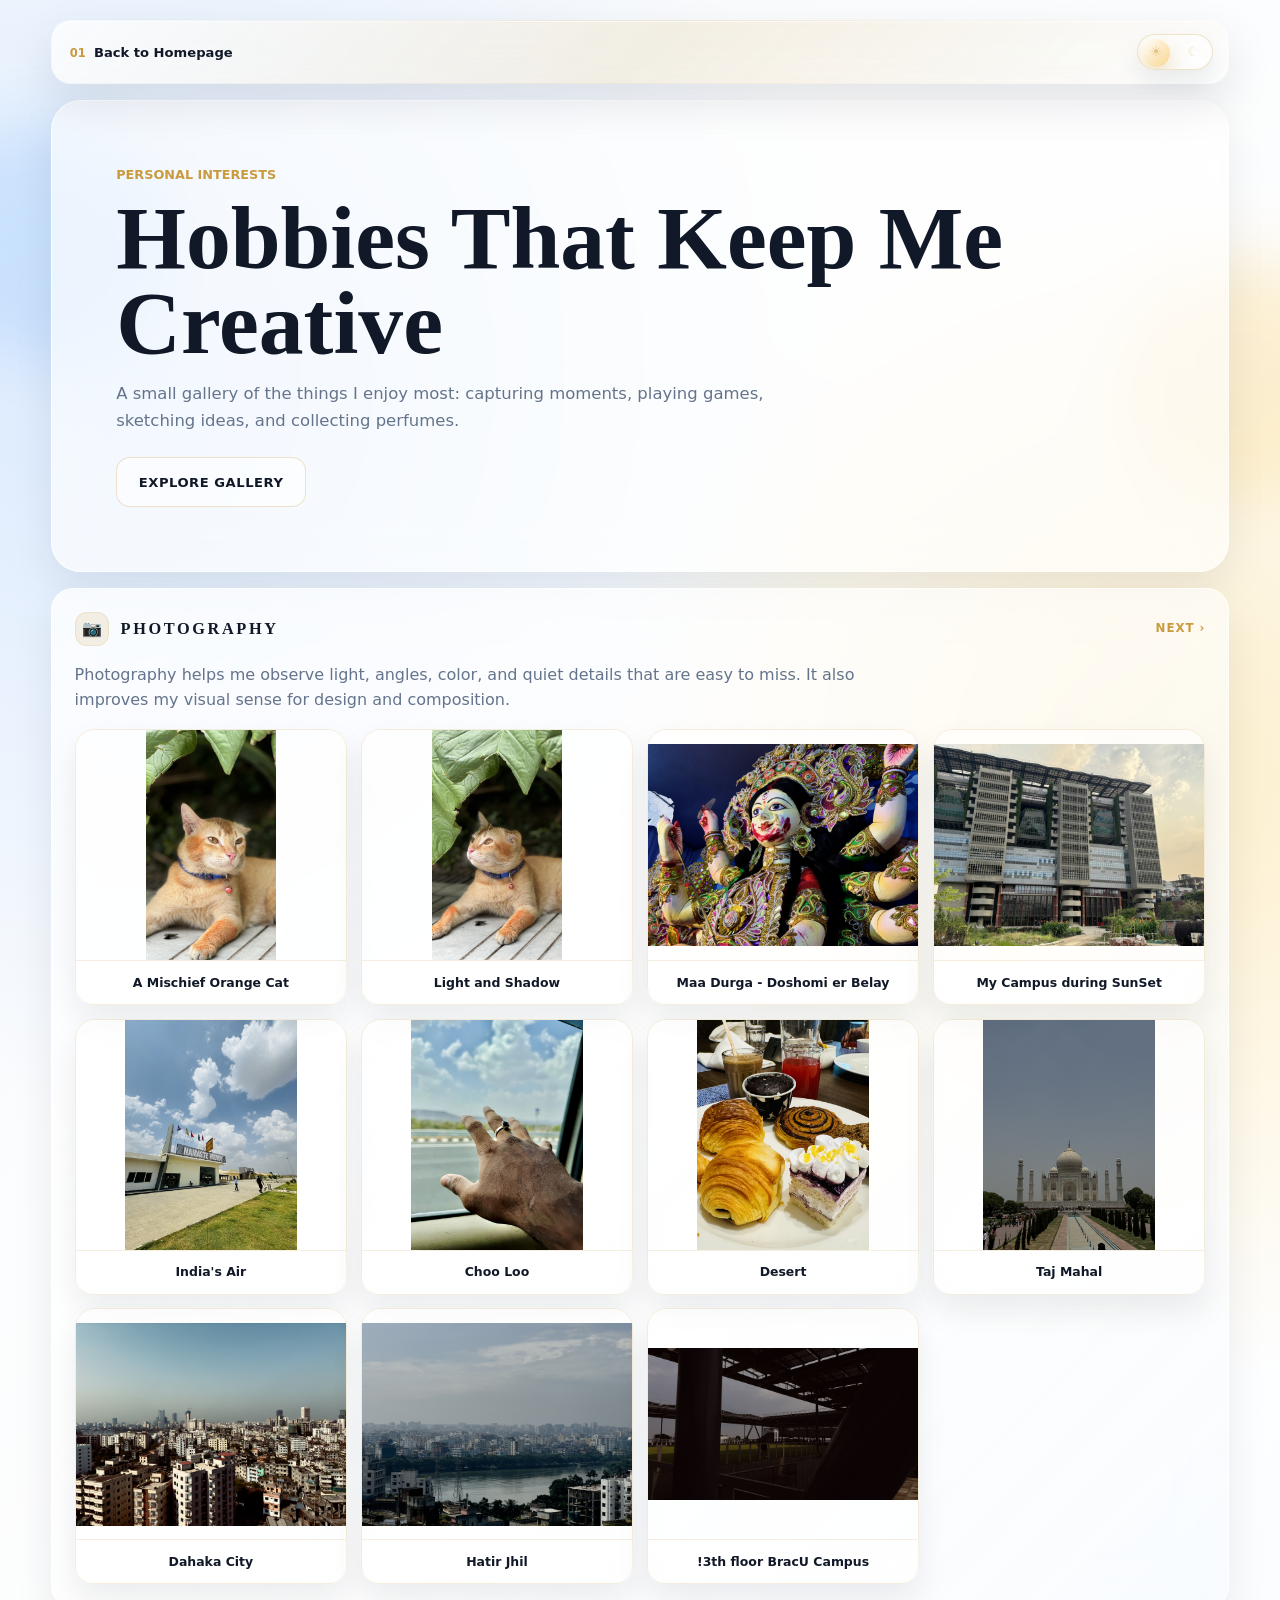
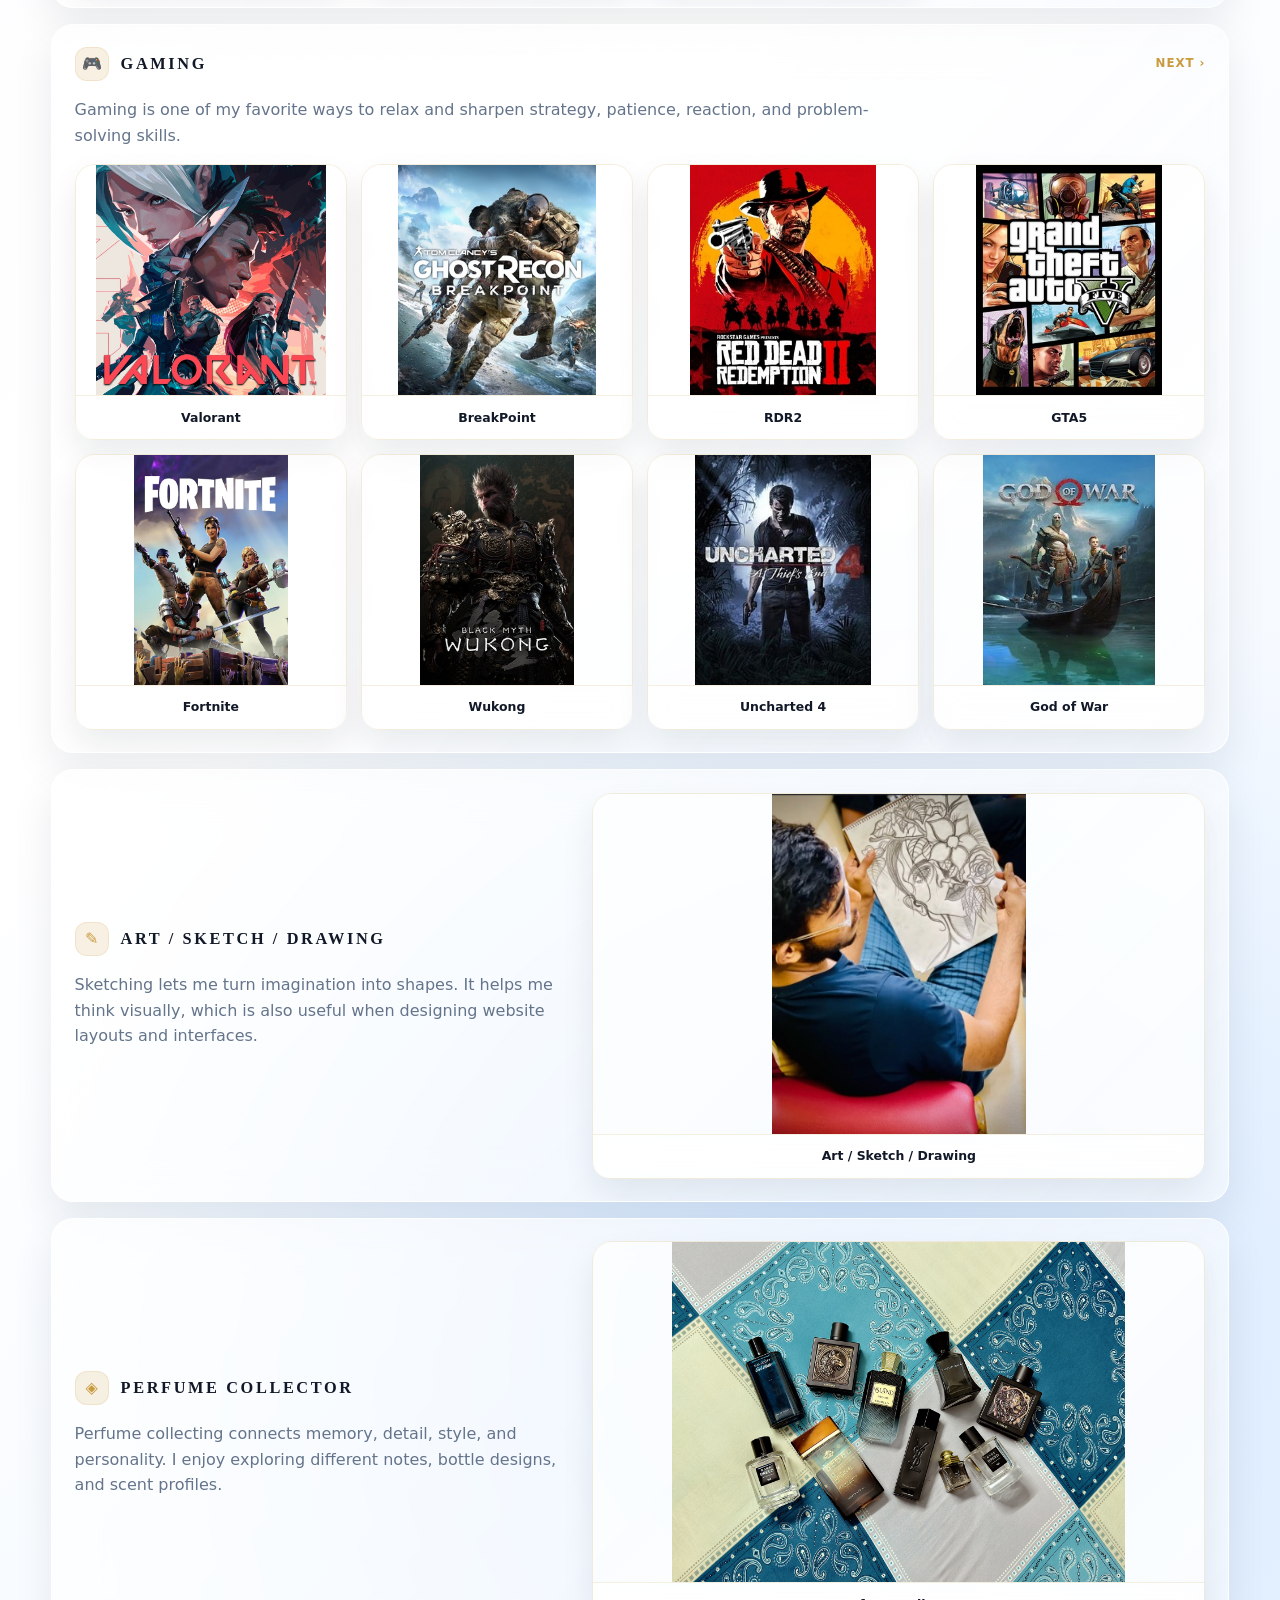
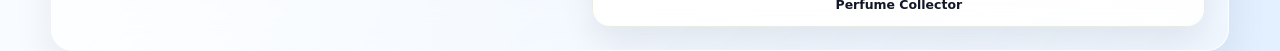
<file: hobbies.html>
<!DOCTYPE html>
<html lang="en">
<head>
    <meta charset="UTF-8">
    <meta name="viewport" content="width=device-width, initial-scale=1.0">
    <meta name="description" content="Hobbies and interests of Shourav Saha.">
    <meta name="author" content="Shourav Saha">
    <title>Hobbies | Shourav Saha</title>
    <link rel="stylesheet" href="style.css">
</head>
<body>
    <div class="page-orb orb-one" aria-hidden="true"></div>
    <div class="page-orb orb-two" aria-hidden="true"></div>

    <header class="site-header">
        <nav class="navbar" aria-label="Primary navigation">
            <div class="nav-links">
                <a href="index.html"><span>01</span> Back to Homepage</a>
            </div>
            <button class="theme-toggle" id="themeToggle" type="button" aria-label="Switch to dark mode" aria-pressed="false">
                <span class="toggle-label toggle-light">☀</span>
                <span class="toggle-label toggle-dark">☾</span>
                <span class="toggle-switch" aria-hidden="true"><span class="toggle-thumb"></span></span>
            </button>
        </nav>
    </header>

    <main class="inner-page">
        <section class="inner-hero glass-panel">
            <p class="eyebrow">PERSONAL INTERESTS</p>
            <h1>Hobbies That Keep Me Creative</h1>
            <p class="hero-text">
                A small gallery of the things I enjoy most: capturing moments, playing games,
                sketching ideas, and collecting perfumes.
            </p>
            <div class="hero-actions">
                <a class="btn btn-secondary" href="#photography">Explore Gallery</a>
            </div>
        </section>

        <section class="hobby-page-grid">
            <article class="glass-card hobby-feature" id="photography">
                <div class="section-heading split-heading">
                    <span class="section-icon">📷</span>
                    <h2>Photography</h2>
                    <a href="#gaming">Next ›</a>
                </div>
                <p>
                    Photography helps me observe light, angles, color, and quiet details that are easy to miss.
                    It also improves my visual sense for design and composition.
                </p>
                <div class="gallery-grid photography-gallery">
                    <figure class="wide"><img src="images/hobbies/photography-01.jpg" alt="Photography sample 1"><figcaption>A Mischief Orange Cat</figcaption></figure>
                    <figure><img src="images/hobbies/photography-02.jpg" alt="Photography sample 2"><figcaption>Light and Shadow</figcaption></figure>
                    <figure><img src="images/hobbies/photography-03.jpg" alt="Photography sample 3"><figcaption>Maa Durga - Doshomi er Belay</figcaption></figure>
                    <figure><img src="images/hobbies/photography-04.jpg" alt="Photography sample 4"><figcaption>My Campus during SunSet</figcaption></figure>
                    <figure><img src="images/hobbies/photography-05.jpg" alt="Photography sample 5"><figcaption>India's Air</figcaption></figure>
                    <figure><img src="images/hobbies/photography-06.jpg" alt="Photography sample 6"><figcaption>Choo Loo</figcaption></figure>
                    <figure><img src="images/hobbies/photography-07.jpg" alt="Photography sample 7"><figcaption>Desert</figcaption></figure>
                    <figure><img src="images/hobbies/photography-08.jpg" alt="Photography sample 8"><figcaption>Taj Mahal</figcaption></figure>
                    <figure><img src="images/hobbies/photography-09.jpg" alt="Photography sample 9"><figcaption>Dahaka City</figcaption></figure>
                    <figure><img src="images/hobbies/photography-10.jpg" alt="Photography sample 10"><figcaption>Hatir Jhil</figcaption></figure>
                    <figure><img src="images/hobbies/photography-11.jpg" alt="Photography sample 11"><figcaption>!3th floor BracU Campus</figcaption></figure>
                </div>
            </article>

            <article class="glass-card hobby-feature" id="gaming">
                <div class="section-heading split-heading">
                    <span class="section-icon">🎮</span>
                    <h2>Gaming</h2>
                    <a href="#art">Next ›</a>
                </div>
                <p>
                    Gaming is one of my favorite ways to relax and sharpen strategy, patience, reaction,
                    and problem-solving skills.
                </p>
                <div class="gallery-grid game-gallery">
                    <figure><img src="images/hobbies/game-01.jpg" alt="Gaming image 1"><figcaption>Valorant</figcaption></figure>
                    <figure><img src="images/hobbies/game-02.jpg" alt="Gaming image 2"><figcaption>BreakPoint</figcaption></figure>
                    <figure><img src="images/hobbies/game-03.jpg" alt="Gaming image 3"><figcaption>RDR2</figcaption></figure>
                    <figure><img src="images/hobbies/game-04.jpg" alt="Gaming image 4"><figcaption>GTA5</figcaption></figure>
                    <figure><img src="images/hobbies/game-05.jpg" alt="Gaming image 5"><figcaption>Fortnite</figcaption></figure>
                    <figure><img src="images/hobbies/game-06.jpg" alt="Gaming image 6"><figcaption>Wukong</figcaption></figure>
                    <figure><img src="images/hobbies/game-07.jpg" alt="Gaming image 7"><figcaption>Uncharted 4</figcaption></figure>
                    <figure><img src="images/hobbies/game-08.jpg" alt="Gaming image 8"><figcaption>God of War</figcaption></figure>
                </div>
            </article>

            <article class="glass-card hobby-feature split-hobby" id="art">
                <div class="hobby-copy">
                    <div class="section-heading">
                        <span class="section-icon">✎</span>
                        <h2>Art / Sketch / Drawing</h2>
                    </div>
                    <p>
                        Sketching lets me turn imagination into shapes. It helps me think visually,
                        which is also useful when designing website layouts and interfaces.
                    </p>
                </div>
                <figure class="feature-image art-image">
                    <img src="images/hobbies/art-sketch-drawing.jpg" alt="Art, sketch, and drawing work">
                    <figcaption>Art / Sketch / Drawing</figcaption>
                </figure>
            </article>

            <article class="glass-card hobby-feature split-hobby" id="perfume">
                <div class="hobby-copy">
                    <div class="section-heading">
                        <span class="section-icon">◈</span>
                        <h2>Perfume Collector</h2>
                    </div>
                    <p>
                        Perfume collecting connects memory, detail, style, and personality. I enjoy exploring
                        different notes, bottle designs, and scent profiles.
                    </p>
                </div>
                <figure class="feature-image">
                    <img src="images/hobbies/perfume-collector.jpg" alt="Perfume collector image">
                    <figcaption>Perfume Collector</figcaption>
                </figure>
            </article>
        </section>
    </main>
<script src="script.js"></script>
</body>
</html>
</file>
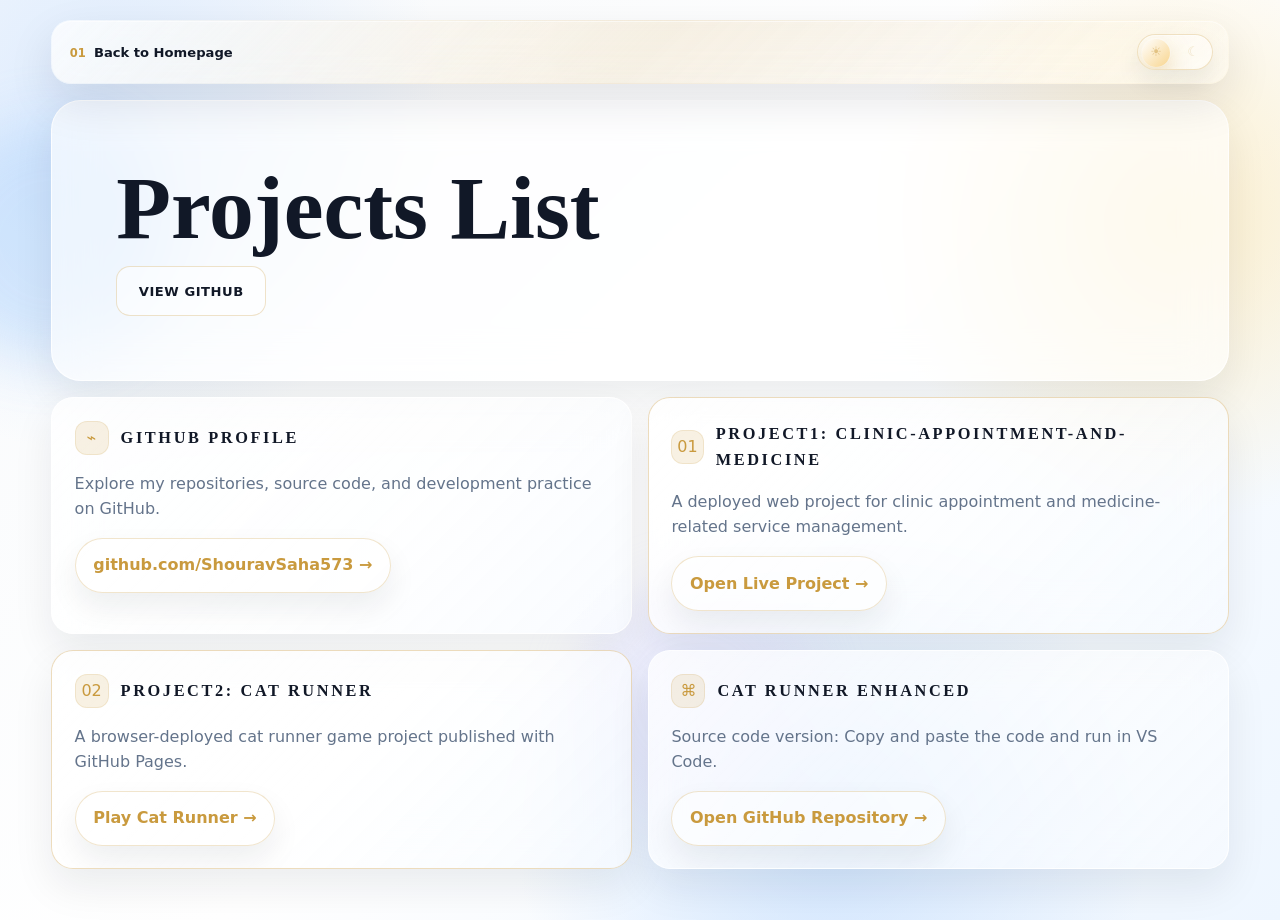
<file: projects.html>
<!DOCTYPE html>
<html lang="en">
<head>
    <meta charset="UTF-8">
    <meta name="viewport" content="width=device-width, initial-scale=1.0">
    <meta name="description" content="Projects list for Shourav Saha.">
    <meta name="author" content="Shourav Saha">
    <title>Projects | Shourav Saha</title>
    <link rel="stylesheet" href="style.css">
</head>
<body>
    <div class="page-orb orb-one" aria-hidden="true"></div>
    <div class="page-orb orb-three" aria-hidden="true"></div>

    <header class="site-header">
        <nav class="navbar" aria-label="Primary navigation">
            <div class="nav-links">
                <a href="index.html"><span>01</span> Back to Homepage</a>
            </div>
            <button class="theme-toggle" id="themeToggle" type="button" aria-label="Switch to dark mode" aria-pressed="false">
                <span class="toggle-label toggle-light">☀</span>
                <span class="toggle-label toggle-dark">☾</span>
                <span class="toggle-switch" aria-hidden="true"><span class="toggle-thumb"></span></span>
            </button>
        </nav>
    </header>

    <main class="inner-page">
        <section class="inner-hero glass-panel">
            <h1>Projects List</h1>
            <div class="hero-actions">
                <a class="btn btn-secondary" href="https://github.com/ShouravSaha573" target="_blank" rel="noopener">View GitHub</a>
            </div>
        </section>

        <section class="inner-content project-showcase" aria-label="Projects and GitHub links">
            <article class="glass-card project-card">
                <div class="section-heading">
                    <span class="section-icon">⌁</span>
                    <h2>GitHub Profile</h2>
                </div>
                <p>Explore my repositories, source code, and development practice on GitHub.</p>
                <a class="project-link" href="https://github.com/ShouravSaha573" target="_blank" rel="noopener">github.com/ShouravSaha573 →</a>
            </article>

            <article class="glass-card project-card featured-project">
                <div class="section-heading">
                    <span class="section-icon">01</span>
                    <h2>Project1: Clinic-Appointment-and-Medicine</h2>
                </div>
                <p>A deployed web project for clinic appointment and medicine-related service management.</p>
                <a class="project-link" href="https://clinic-appointment-and-medicine-front-471.onrender.com" target="_blank" rel="noopener">Open Live Project →</a>
            </article>

            <article class="glass-card project-card featured-project">
                <div class="section-heading">
                    <span class="section-icon">02</span>
                    <h2>Project2: Cat Runner</h2>
                </div>
                <p>A browser-deployed cat runner game project published with GitHub Pages.</p>
                <a class="project-link" href="https://shouravsaha573.github.io/Cat-Runner-Game-Deploy/" target="_blank" rel="noopener">Play Cat Runner →</a>
            </article>

            <article class="glass-card project-card">
                <div class="section-heading">
                    <span class="section-icon">⌘</span>
                    <h2>Cat Runner Enhanced</h2>
                </div>
                <p>Source code version: Copy and paste the code and run in VS Code.</p>
                <a class="project-link" href="https://github.com/ShouravSaha573/Cat-Runner-Game" target="_blank" rel="noopener">Open GitHub Repository →</a>
            </article>
        </section>
    </main>
<script src="script.js"></script>
</body>
</html>
</file>
<file: style.css>
:root {
    --bg: #f8fafc;
    --glass: rgba(255, 255, 255, 0.64);
    --glass-strong: rgba(255, 255, 255, 0.78);
    --text: #111827;
    --muted: #64748b;
    --gold: #c99a3e;
    --gold-soft: rgba(201, 154, 62, 0.14);
    --blue-glow: #dbeafe;
    --border: rgba(255, 255, 255, 0.8);
    --shadow: 0 28px 80px rgba(15, 23, 42, 0.10);
    --shadow-soft: 0 18px 40px rgba(15, 23, 42, 0.08);
    --radius-large: 30px;
    --radius: 22px;
    --radius-small: 14px;
    --serif: Georgia, 'Times New Roman', serif;
    --sans: Inter, ui-sans-serif, system-ui, -apple-system, BlinkMacSystemFont, 'Segoe UI', sans-serif;
}

body.dark-mode {
    --bg: #050816;
    --glass: rgba(15, 23, 42, 0.72);
    --glass-strong: rgba(15, 23, 42, 0.86);
    --text: #f8fafc;
    --muted: #cbd5e1;
    --gold: #f5c76b;
    --gold-soft: rgba(245, 199, 107, 0.16);
    --blue-glow: #38bdf8;
    --border: rgba(255, 255, 255, 0.16);
    --shadow: 0 28px 80px rgba(0, 0, 0, 0.34);
    --shadow-soft: 0 18px 44px rgba(0, 0, 0, 0.26);
}

* {
    box-sizing: border-box;
    margin: 0;
    padding: 0;
}

html {
    scroll-behavior: smooth;
    scroll-padding-top: 120px;
}

section[id],
article[id],
.glass-card[id] {
    scroll-margin-top: 120px;
}

body {
    min-height: 100vh;
    font-family: var(--sans);
    color: var(--text);
    background:
        radial-gradient(circle at 8% 12%, rgba(219, 234, 254, 0.95), transparent 24%),
        radial-gradient(circle at 92% 24%, rgba(252, 231, 178, 0.65), transparent 22%),
        radial-gradient(circle at 65% 90%, rgba(191, 219, 254, 0.68), transparent 27%),
        linear-gradient(135deg, var(--bg), #ffffff 52%, #eef6ff);
    line-height: 1.6;
    overflow-x: hidden;
    transition: background 0.35s ease, color 0.35s ease;
}

body.dark-mode {
    background:
        radial-gradient(circle at 10% 12%, rgba(56, 189, 248, 0.18), transparent 26%),
        radial-gradient(circle at 90% 26%, rgba(245, 199, 107, 0.15), transparent 25%),
        radial-gradient(circle at 60% 90%, rgba(30, 64, 175, 0.28), transparent 30%),
        linear-gradient(135deg, #050816, #0f172a 60%, #111827);
}

a {
    color: inherit;
    text-decoration: none;
}

img {
    max-width: 100%;
    display: block;
}

button,
input,
textarea {
    font: inherit;
}

.page-orb {
    position: fixed;
    width: 240px;
    height: 240px;
    border-radius: 999px;
    filter: blur(28px);
    opacity: 0.38;
    pointer-events: none;
    z-index: -1;
}

.orb-one {
    top: 120px;
    left: -70px;
    background: rgba(147, 197, 253, 0.8);
}

.orb-two {
    top: 260px;
    right: -80px;
    background: rgba(251, 215, 134, 0.75);
}

.orb-three {
    bottom: 80px;
    left: 45%;
    background: rgba(221, 214, 254, 0.75);
}

.site-header {
    width: min(92%, 1420px);
    margin: 20px auto 0;
    position: sticky;
    top: 14px;
    z-index: 50;
}

.navbar,
.glass-panel,
.glass-card,
.site-footer {
    background: var(--glass);
    border: 1px solid var(--border);
    box-shadow: var(--shadow-soft);
    backdrop-filter: blur(22px);
    -webkit-backdrop-filter: blur(22px);
}

.navbar {
    min-height: 64px;
    border: 1px solid transparent;
    border-radius: 20px;
    padding: 0.55rem 0.95rem;
    background:
        linear-gradient(135deg, rgba(255, 255, 255, 0.42), rgba(255, 255, 255, 0.18)) padding-box,
        linear-gradient(135deg, rgba(255, 255, 255, 0.58), rgba(201, 154, 62, 0.20), rgba(255, 255, 255, 0.14)) border-box;
    box-shadow:
        inset 0 1px 0 rgba(255, 255, 255, 0.52),
        inset 0 -18px 38px rgba(255, 255, 255, 0.08),
        0 18px 46px rgba(15, 23, 42, 0.10);
    backdrop-filter: blur(26px) saturate(1.32);
    -webkit-backdrop-filter: blur(26px) saturate(1.32);
    display: flex;
    align-items: center;
    justify-content: space-between;
    gap: 0.85rem;
}

body.dark-mode .navbar {
    background:
        linear-gradient(135deg, rgba(15, 23, 42, 0.54), rgba(15, 23, 42, 0.24)) padding-box,
        linear-gradient(135deg, rgba(148, 163, 184, 0.24), rgba(245, 199, 107, 0.22), rgba(56, 189, 248, 0.12)) border-box;
    box-shadow:
        inset 0 1px 0 rgba(255, 255, 255, 0.10),
        inset 0 -18px 40px rgba(2, 6, 23, 0.24),
        0 20px 52px rgba(0, 0, 0, 0.28);
}

.brand {
    display: flex;
    align-items: center;
    gap: 0.75rem;
    min-width: max-content;
}

.brand-logo {
    width: 48px;
    height: 48px;
    object-fit: contain;
    border-radius: 15px;
    box-shadow: 0 14px 30px rgba(15, 23, 42, 0.14);
    background: #050b1a;
    padding: 0.2rem;
}

.footer-logo {
    width: 52px;
    height: 52px;
    object-fit: contain;
    border-radius: 16px;
    box-shadow: 0 12px 24px rgba(15, 23, 42, 0.12);
    background: #050b1a;
    padding: 0.18rem;
}

.monogram {
    font-family: var(--serif);
    font-size: 2.2rem;
    line-height: 1;
    color: var(--gold);
    letter-spacing: -0.08em;
    text-shadow: 0 10px 24px var(--gold-soft);
}

.monogram.small {
    font-size: 2rem;
}

.brand-text {
    display: flex;
    flex-direction: column;
    gap: 0.05rem;
}

.brand-name {
    font-family: var(--serif);
    font-size: 0.98rem;
    letter-spacing: 0.22em;
    font-weight: 700;
}

.brand-subtitle {
    font-size: 0.66rem;
    color: var(--gold);
    text-transform: uppercase;
    letter-spacing: 0.20em;
}

.nav-links {
    display: flex;
    align-items: center;
    justify-content: flex-end;
    gap: 0.72rem;
    flex-wrap: wrap;
}

.nav-links a {
    color: var(--text);
    font-size: 0.82rem;
    font-weight: 600;
    padding: 0.32rem 0.15rem;
    position: relative;
}

.nav-links a span {
    color: var(--gold);
    font-size: 0.72rem;
    margin-right: 0.22rem;
}

.nav-links a::after {
    content: "";
    position: absolute;
    left: 0;
    bottom: 0.2rem;
    width: 0;
    height: 2px;
    border-radius: 999px;
    background: var(--gold);
    transition: width 0.25s ease;
}

.nav-links a:hover::after {
    width: 100%;
}

.theme-toggle {
    --toggle-offset: 0;
    --toggle-press: 1;
    width: 76px;
    height: 36px;
    border: 1px solid rgba(201, 154, 62, 0.28);
    border-radius: 999px;
    background: rgba(255, 255, 255, 0.42);
    color: rgba(201, 154, 62, 0.74);
    display: grid;
    grid-template-columns: 1fr 1fr;
    align-items: center;
    padding: 0;
    cursor: pointer;
    position: relative;
    overflow: hidden;
    box-shadow: inset 0 1px 0 rgba(255, 255, 255, 0.56), 0 12px 24px rgba(15, 23, 42, 0.08);
    transition: transform 0.16s ease, border-color 0.25s ease, background 0.25s ease, box-shadow 0.16s ease;
}

body.dark-mode .theme-toggle {
    --toggle-offset: 40px;
    background: rgba(15, 23, 42, 0.56);
    color: rgba(245, 199, 107, 0.76);
}

.theme-toggle:hover {
    transform: translateY(-2px);
    border-color: var(--gold);
}

.theme-toggle:active {
    --toggle-press: 0.88;
    transform: translateY(1px) scale(0.98);
    border-color: rgba(201, 154, 62, 0.46);
    box-shadow: inset 0 4px 12px rgba(15, 23, 42, 0.18), 0 6px 14px rgba(15, 23, 42, 0.08);
}

.theme-toggle:focus-visible {
    outline: 3px solid var(--gold-soft);
    outline-offset: 4px;
}

.toggle-label {
    position: relative;
    z-index: 2;
    display: grid;
    place-items: center;
    width: 100%;
    height: 100%;
    font-size: 0.82rem;
    line-height: 1;
    opacity: 0.68;
    transition: opacity 0.25s ease, color 0.25s ease;
}

body:not(.dark-mode) .toggle-dark,
body.dark-mode .toggle-light {
    opacity: 0.32;
}

.toggle-switch {
    position: absolute;
    inset: 4px;
    border-radius: 999px;
    pointer-events: none;
}

.toggle-thumb {
    position: absolute;
    top: 0;
    left: 0;
    width: 28px;
    height: 28px;
    border-radius: 999px;
    background: linear-gradient(135deg, #ffffff, #f8d58e);
    box-shadow: 0 10px 22px rgba(201, 154, 62, 0.36), 0 0 0 1px rgba(255, 255, 255, 0.62);
    transform: translateX(var(--toggle-offset)) scale(var(--toggle-press));
    transition: transform 0.32s ease, background 0.32s ease, box-shadow 0.32s ease;
}

body.dark-mode .toggle-thumb {
    background: linear-gradient(135deg, #111827, #020617);
    box-shadow: 0 10px 22px rgba(56, 189, 248, 0.30), 0 0 0 1px rgba(148, 163, 184, 0.34);
}

main,
.site-footer {
    width: min(92%, 1420px);
    margin-inline: auto;
}

.hero {
    margin-top: 1rem;
    border-radius: var(--radius-large);
    padding: clamp(2rem, 5vw, 4.4rem);
    display: grid;
    grid-template-columns: 1.05fr 0.95fr;
    gap: clamp(2rem, 5vw, 5rem);
    align-items: center;
    position: relative;
    overflow: hidden;
}

.hero::before,
.hero::after,
.glass-card::before {
    content: "";
    position: absolute;
    pointer-events: none;
}

.hero::before {
    inset: 1px;
    border-radius: inherit;
    background: linear-gradient(120deg, rgba(255, 255, 255, 0.58), transparent 38%, rgba(219, 234, 254, 0.34));
    z-index: -1;
}

.hero::after {
    right: 2.2rem;
    bottom: 2rem;
    width: 160px;
    height: 160px;
    background-image: radial-gradient(var(--gold) 1px, transparent 1px);
    background-size: 12px 12px;
    opacity: 0.22;
}

.eyebrow {
    color: var(--gold);
    font-weight: 700;
    font-size: 0.8rem;
    text-transform: uppercase;
    margin-bottom: 0.6rem;
}

.hero h1 {
    font-family: var(--serif);
    font-size: clamp(3.6rem, 8vw, 7.6rem);
    line-height: 0.95;
    letter-spacing: -0.06em;
    font-weight: 500;
    margin-bottom: 0.75rem;
}

.hero-subtitle {
    color: var(--gold);
    font-weight: 700;
    margin-bottom: 0.7rem;
}

.hero-text {
    max-width: 660px;
    color: var(--muted);
    font-size: 1.03rem;
    margin-bottom: 1.45rem;
}

.hero-actions {
    display: flex;
    flex-wrap: wrap;
    gap: 0.95rem;
}

.btn {
    display: inline-flex;
    align-items: center;
    justify-content: center;
    gap: 0.45rem;
    min-height: 48px;
    border-radius: var(--radius-small);
    padding: 0.85rem 1.35rem;
    font-weight: 800;
    letter-spacing: 0.04em;
    text-transform: uppercase;
    font-size: 0.82rem;
    transition: transform 0.25s ease, box-shadow 0.25s ease, background 0.25s ease;
}

.btn:hover {
    transform: translateY(-3px);
}

.btn-primary {
    background: linear-gradient(135deg, #d9ad55, var(--gold));
    color: #ffffff;
    border: 1px solid rgba(255, 255, 255, 0.5);
    box-shadow: 0 16px 34px rgba(201, 154, 62, 0.30);
}

.btn-primary:hover {
    box-shadow: 0 22px 46px rgba(201, 154, 62, 0.42);
}

.btn-secondary {
    background: rgba(255, 255, 255, 0.52);
    color: var(--text);
    border: 1px solid rgba(201, 154, 62, 0.28);
}

body.dark-mode .btn-secondary {
    background: rgba(15, 23, 42, 0.52);
}

.portrait-card {
    border-radius: 28px;
    padding: 0.6rem;
    background:
        linear-gradient(var(--glass-strong), var(--glass-strong)) padding-box,
        linear-gradient(135deg, rgba(201, 154, 62, 0.84), rgba(219, 234, 254, 0.86), rgba(255, 255, 255, 0.55)) border-box;
    border: 1px solid transparent;
    box-shadow: var(--shadow), inset 0 0 28px rgba(255, 255, 255, 0.38);
    position: relative;
    overflow: hidden;
}

.portrait-card::after {
    content: "";
    position: absolute;
    inset: 0;
    background: linear-gradient(105deg, transparent 20%, rgba(255, 255, 255, 0.32), transparent 52%);
    transform: translateX(-100%);
    animation: shine 6s ease-in-out infinite;
}

.profile-image {
    width: 100%;
    height: min(560px, 56vw);
    object-fit: cover;
    object-position: center top;
    border-radius: 22px;
    filter: saturate(1.02) contrast(1.02);
}

.section-grid,
.lower-grid {
    margin-top: 1rem;
    display: grid;
    gap: 1rem;
}

.section-grid {
    grid-template-columns: minmax(0, 1.45fr) minmax(280px, 0.8fr);
}

.about-card {
    min-height: 100%;
}

.lower-grid {
    grid-template-columns: 0.9fr 0.9fr 1.2fr 1.2fr;
}

.glass-card {
    border-radius: var(--radius);
    padding: 1.4rem;
    position: relative;
    overflow: hidden;
    transition: transform 0.28s ease, box-shadow 0.28s ease, border-color 0.28s ease;
}

.glass-card::before {
    inset: 0;
    background: linear-gradient(135deg, rgba(255, 255, 255, 0.46), transparent 50%, rgba(219, 234, 254, 0.20));
    opacity: 0.82;
    z-index: -1;
}

.glass-card:hover {
    transform: translateY(-6px);
    box-shadow: var(--shadow);
    border-color: rgba(201, 154, 62, 0.36);
}

.section-heading {
    display: flex;
    align-items: center;
    gap: 0.75rem;
    margin-bottom: 1rem;
}

.split-heading {
    justify-content: space-between;
}

.split-heading h2 {
    margin-right: auto;
}

.section-heading h2 {
    font-family: var(--serif);
    font-size: 1.02rem;
    text-transform: uppercase;
    letter-spacing: 0.16em;
}

.section-heading a {
    color: var(--gold);
    font-size: 0.74rem;
    text-transform: uppercase;
    letter-spacing: 0.08em;
    font-weight: 800;
}

.section-icon {
    width: 34px;
    height: 34px;
    display: inline-grid;
    place-items: center;
    border-radius: 12px;
    color: var(--gold);
    background: var(--gold-soft);
    border: 1px solid rgba(201, 154, 62, 0.16);
}

.about-card p,
.contact-section p {
    color: var(--muted);
    font-size: 0.94rem;
}

.about-card p + p {
    margin-top: 0.85rem;
}

.about-card a {
    color: var(--gold);
    font-weight: 800;
}

.about-highlights {
    margin-top: 1rem;
    display: flex;
    flex-wrap: wrap;
    gap: 0.55rem;
}

.about-highlights span {
    border: 1px solid rgba(201, 154, 62, 0.24);
    border-radius: 999px;
    padding: 0.42rem 0.72rem;
    background: rgba(255, 255, 255, 0.30);
    color: var(--text);
    font-size: 0.78rem;
    font-weight: 800;
}

body.dark-mode .about-highlights span {
    background: rgba(15, 23, 42, 0.42);
}

.about-details {
    margin-top: 1.1rem;
    display: grid;
    grid-template-columns: minmax(260px, 1fr) minmax(220px, 0.9fr);
    gap: 1rem;
    align-items: stretch;
}

.info-list {
    display: grid;
    gap: 0.7rem;
    align-content: center;
}

.info-list p {
    display: grid;
    grid-template-columns: 118px 1fr;
    gap: 0.75rem;
    align-items: center;
    font-size: 0.9rem;
}

.info-list span {
    color: var(--muted);
}

.info-list strong {
    color: var(--text);
}

.about-image-frame {
    min-height: 190px;
    max-height: 230px;
    border: 1px solid rgba(201, 154, 62, 0.20);
    border-radius: 18px;
    background: rgba(255, 255, 255, 0.20);
    overflow: hidden;
    display: grid;
    place-items: center;
}

body.dark-mode .about-image-frame {
    background: rgba(15, 23, 42, 0.32);
}

.about-image-frame img {
    width: 100%;
    height: 100%;
    object-fit: contain;
    object-position: center;
}

.timeline {
    position: relative;
    display: grid;
    gap: 1rem;
    padding-left: 0.4rem;
}

.timeline::before {
    content: "";
    position: absolute;
    left: 10px;
    top: 8px;
    bottom: 8px;
    width: 1px;
    background: linear-gradient(var(--gold), rgba(201, 154, 62, 0.08));
}

.timeline-item {
    display: grid;
    grid-template-columns: 28px 1fr;
    gap: 0.5rem;
    align-items: start;
}

.timeline-dot {
    width: 12px;
    height: 12px;
    margin-top: 0.25rem;
    border-radius: 999px;
    background: var(--gold);
    box-shadow: 0 0 0 7px var(--gold-soft);
    z-index: 1;
}

.timeline h3 {
    font-size: 0.95rem;
}

.timeline p,
.timeline small {
    color: var(--muted);
}

.timeline p {
    color: var(--gold);
    font-size: 0.9rem;
    margin: 0.15rem 0;
}

.skills-list {
    display: flex;
    flex-wrap: wrap;
    gap: 0.75rem;
}

.skill-cloud span {
    display: inline-flex;
    align-items: center;
    justify-content: center;
    min-height: 44px;
    padding: 0.72rem 1rem;
    border-radius: 999px;
    border: 1px solid rgba(201, 154, 62, 0.22);
    background: rgba(255, 255, 255, 0.42);
    color: var(--text);
    font-weight: 800;
    font-size: 0.9rem;
    box-shadow: 0 12px 26px rgba(15, 23, 42, 0.06);
    transition: transform 0.25s ease, border-color 0.25s ease, background 0.25s ease;
}

body.dark-mode .skill-cloud span {
    background: rgba(15, 23, 42, 0.48);
}

.skill-cloud span:hover {
    transform: translateY(-4px);
    border-color: var(--gold);
    background: var(--gold-soft);
}

.skills-image-frame {
    margin-top: 1rem;
    height: clamp(150px, 18vw, 220px);
    border: 1px solid rgba(201, 154, 62, 0.20);
    border-radius: 18px;
    background: rgba(255, 255, 255, 0.20);
    overflow: hidden;
    display: grid;
    place-items: center;
}

body.dark-mode .skills-image-frame {
    background: rgba(15, 23, 42, 0.32);
}

.skills-image-frame img {
    width: 100%;
    height: 100%;
    object-fit: contain;
    object-position: center;
}

.quote-card,
.hobbies-card,
.links-card,
.favorites-card {
    min-height: 190px;
}

.quote-card {
    grid-column: span 2;
}

.quote-card blockquote {
    font-family: var(--serif);
    font-size: 1.12rem;
    line-height: 1.65;
    color: var(--text);
}

.quote-card cite {
    display: block;
    margin-top: 0.65rem;
    color: var(--gold);
    font-family: var(--sans);
    font-size: 0.9rem;
    font-weight: 800;
}

.quote-layout {
    display: grid;
    grid-template-columns: 1fr 120px;
    gap: 1rem;
    align-items: center;
}

.quote-image {
    width: 120px;
    height: 92px;
    object-fit: cover;
    border-radius: 18px;
    border: 1px solid rgba(201, 154, 62, 0.22);
    box-shadow: 0 14px 32px rgba(15, 23, 42, 0.10);
}

.favorites-card {
    grid-column: 1 / -1;
}

.favorites-layout {
    display: grid;
    grid-template-columns: minmax(280px, 0.9fr) minmax(420px, 1.4fr);
    gap: 1rem;
    align-items: stretch;
}

.favorite-lists {
    display: grid;
    grid-template-columns: repeat(3, minmax(0, 1fr));
    gap: 0.85rem;
}

.favorite-list {
    padding: 1rem;
    border: 1px solid rgba(201, 154, 62, 0.18);
    border-radius: 18px;
    background: rgba(255, 255, 255, 0.36);
}

body.dark-mode .favorite-list {
    background: rgba(15, 23, 42, 0.48);
}

.favorite-list h3 {
    color: var(--gold);
    font-size: 0.86rem;
    letter-spacing: 0.08em;
    text-transform: uppercase;
    margin-bottom: 0.65rem;
}

.favorite-list ol {
    padding-left: 1.15rem;
    color: var(--text);
    font-weight: 700;
    font-size: 0.9rem;
}

.favorite-list li + li {
    margin-top: 0.35rem;
}

.poster-grid {
    display: grid;
    grid-template-columns: repeat(8, minmax(78px, 1fr));
    gap: 0.65rem;
}

.poster-grid figure {
    min-height: 144px;
    border-radius: 16px;
    overflow: hidden;
    border: 1px solid rgba(201, 154, 62, 0.18);
    background: rgba(255, 255, 255, 0.42);
    box-shadow: 0 14px 28px rgba(15, 23, 42, 0.08);
    transition: transform 0.25s ease, border-color 0.25s ease, box-shadow 0.25s ease;
}

body.dark-mode .poster-grid figure {
    background: rgba(15, 23, 42, 0.48);
}

.poster-grid figure:hover {
    transform: translateY(-5px);
    border-color: var(--gold);
    box-shadow: var(--shadow-soft);
}

.poster-grid img {
    width: 100%;
    height: 108px;
    object-fit: cover;
}

.poster-grid figcaption {
    padding: 0.45rem 0.35rem;
    color: var(--text);
    font-size: 0.72rem;
    font-weight: 800;
    text-align: center;
}

.feather {
    position: absolute;
    right: 1.1rem;
    bottom: 0.3rem;
    color: rgba(201, 154, 62, 0.24);
    font-size: 6rem;
    transform: rotate(-28deg);
}

.hobby-grid,
.link-grid,
.contact-links {
    display: grid;
    gap: 0.75rem;
}

.hobby-grid {
    grid-template-columns: repeat(2, minmax(0, 1fr));
}

.hobby-tile,
.link-grid a,
.contact-links a,
.contact-links span {
    background: rgba(255, 255, 255, 0.42);
    border: 1px solid rgba(201, 154, 62, 0.18);
    border-radius: 16px;
    padding: 0.9rem;
    transition: transform 0.25s ease, border-color 0.25s ease, background 0.25s ease;
}

body.dark-mode .hobby-tile,
body.dark-mode .link-grid a,
body.dark-mode .contact-links a,
body.dark-mode .contact-links span {
    background: rgba(15, 23, 42, 0.48);
}

.hobby-tile {
    display: flex;
    flex-direction: column;
    gap: 0.4rem;
    align-items: center;
    text-align: center;
    font-weight: 700;
}

.hobby-tile span {
    font-size: 1.6rem;
}

.link-grid {
    grid-template-columns: repeat(3, minmax(0, 1fr));
}

.link-grid a {
    display: flex;
    justify-content: space-between;
    align-items: center;
    min-height: 52px;
    font-weight: 800;
    font-size: 0.96rem;
    letter-spacing: 0.02em;
    padding: 0.72rem 1rem;
    border-radius: 10px;
    background:
        linear-gradient(135deg, rgba(255, 255, 255, 0.82), rgba(255, 248, 232, 0.66)) padding-box,
        linear-gradient(135deg, rgba(201, 154, 62, 0.64), rgba(255, 255, 255, 0.72)) border-box;
    border-color: transparent;
    box-shadow: 0 12px 26px rgba(201, 154, 62, 0.16);
    position: relative;
    overflow: hidden;
}

.link-grid a span {
    color: var(--gold);
    font-size: 1.06rem;
    transition: transform 0.25s ease;
}

body.dark-mode .link-grid a {
    background:
        linear-gradient(135deg, rgba(15, 23, 42, 0.82), rgba(42, 35, 20, 0.60)) padding-box,
        linear-gradient(135deg, rgba(201, 154, 62, 0.62), rgba(148, 163, 184, 0.36)) border-box;
    box-shadow: 0 14px 30px rgba(0, 0, 0, 0.24);
}

.logo-link {
    gap: 0.55rem;
    justify-content: flex-start !important;
}

.logo-link img {
    width: 36px;
    height: 36px;
    object-fit: contain;
    border-radius: 9px;
    background: #050b1a;
    padding: 0.12rem;
    box-shadow: 0 8px 18px rgba(15, 23, 42, 0.12);
}

.logo-link span {
    margin-left: auto;
}

.hobby-tile:hover,
.link-grid a:hover,
.contact-links a:hover {
    transform: translateY(-4px);
    border-color: var(--gold);
    background: var(--gold-soft);
}

.link-grid a:hover {
    transform: translateY(-6px) scale(1.02);
    background:
        linear-gradient(135deg, rgba(217, 173, 85, 0.96), rgba(201, 154, 62, 0.78)) padding-box,
        linear-gradient(135deg, #fff4d6, rgba(201, 154, 62, 0.84)) border-box;
    color: #ffffff;
    box-shadow: 0 18px 38px rgba(201, 154, 62, 0.34);
}

.link-grid a:hover span {
    color: #ffffff;
    transform: translate(2px, -2px);
}


.records-card {
    margin-top: 1rem;
}

.table-wrapper {
    width: 100%;
    overflow-x: auto;
    border-radius: 18px;
    border: 1px solid rgba(201, 154, 62, 0.20);
}

table {
    width: 100%;
    min-width: 520px;
    border-collapse: collapse;
    overflow: hidden;
    font-size: 0.92rem;
}

caption {
    text-align: left;
    padding: 0.8rem 1rem;
    color: var(--muted);
    font-size: 0.84rem;
}

th,
td {
    padding: 1rem;
    border: 1px solid rgba(100, 116, 139, 0.12);
    text-align: left;
    vertical-align: middle;
}

th {
    background: linear-gradient(135deg, rgba(201, 154, 62, 0.92), rgba(17, 24, 39, 0.95));
    color: #ffffff;
    text-transform: uppercase;
    font-size: 0.78rem;
    letter-spacing: 0.08em;
}

tbody tr:nth-child(even) {
    background: rgba(255, 255, 255, 0.32);
}

body.dark-mode tbody tr:nth-child(even) {
    background: rgba(255, 255, 255, 0.04);
}

tbody tr:hover {
    background: var(--gold-soft);
}

.status-pill {
    display: inline-flex;
    border-radius: 999px;
    padding: 0.25rem 0.65rem;
    color: var(--gold);
    background: var(--gold-soft);
    font-weight: 800;
    font-size: 0.78rem;
}

.status-pill.active {
    color: #0f766e;
    background: rgba(20, 184, 166, 0.12);
}

body.dark-mode .status-pill.active {
    color: #5eead4;
}

.contact-section {
    margin-top: 1rem;
    border-radius: var(--radius-large);
    padding: clamp(1.4rem, 3vw, 2.4rem);
    display: grid;
    grid-template-columns: 0.9fr 1.1fr;
    gap: 2rem;
}

.contact-section h2 {
    font-family: var(--serif);
    font-size: clamp(2rem, 4vw, 3.2rem);
    margin-bottom: 0.75rem;
}

.contact-links {
    margin-top: 1.2rem;
    grid-template-columns: repeat(2, minmax(0, 1fr));
}

.contact-links a,
.contact-links span {
    color: var(--text);
    font-weight: 800;
}

.contact-form {
    display: grid;
    gap: 0.75rem;
}

.contact-form label {
    font-size: 0.82rem;
    font-weight: 800;
    color: var(--gold);
    text-transform: uppercase;
    letter-spacing: 0.08em;
}

.contact-form input,
.contact-form textarea {
    width: 100%;
    border: 1px solid rgba(201, 154, 62, 0.22);
    border-radius: 14px;
    padding: 0.85rem 1rem;
    color: var(--text);
    background: rgba(255, 255, 255, 0.48);
    outline: none;
    resize: vertical;
}

body.dark-mode .contact-form input,
body.dark-mode .contact-form textarea {
    background: rgba(15, 23, 42, 0.50);
}

.contact-form input:focus,
.contact-form textarea:focus {
    border-color: var(--gold);
    box-shadow: 0 0 0 4px var(--gold-soft);
}

.site-footer {
    margin-top: 1rem;
    margin-bottom: 1rem;
    border-radius: 24px;
    padding: 1.1rem 1.35rem;
    display: grid;
    grid-template-columns: 1fr auto;
    gap: 1rem;
    align-items: center;
}

.footer-brand {
    display: flex;
    align-items: center;
    gap: 0.8rem;
}

.footer-brand strong {
    font-family: var(--serif);
    letter-spacing: 0.18em;
}

.footer-brand p,
.footer-motto {
    color: var(--muted);
    font-size: 0.82rem;
}

.footer-motto {
    color: var(--gold);
    font-weight: 800;
    white-space: nowrap;
}


.inner-page {
    margin-top: 1rem;
}

.inner-hero {
    padding: clamp(2rem, 5vw, 4rem);
    border-radius: var(--radius-large);
}

.inner-hero h1 {
    font-family: var(--serif);
    font-size: clamp(2.8rem, 7vw, 6.5rem);
    line-height: 0.95;
    margin-bottom: 1rem;
}

.inner-content {
    margin-top: 1rem;
    display: grid;
    grid-template-columns: repeat(2, minmax(0, 1fr));
    gap: 1rem;
}

.project-list {
    display: grid;
    gap: 1rem;
}

.project-item {
    padding: 1rem;
    border-radius: 16px;
    border: 1px solid rgba(201, 154, 62, 0.18);
    background: rgba(255, 255, 255, 0.36);
}

.project-card p {
    color: var(--muted);
    margin-bottom: 1rem;
}

.project-link {
    display: inline-flex;
    align-items: center;
    justify-content: center;
    padding: 0.85rem 1.1rem;
    border-radius: 999px;
    border: 1px solid rgba(201, 154, 62, 0.26);
    background: rgba(255, 255, 255, 0.52);
    color: var(--gold);
    font-weight: 900;
    box-shadow: 0 14px 30px rgba(15, 23, 42, 0.07);
}

.project-link:hover {
    transform: translateY(-3px);
    background: var(--gold);
    color: #ffffff;
}

.featured-project {
    border-color: rgba(201, 154, 62, 0.34);
}

.hobby-page-grid {
    margin-top: 1rem;
    display: grid;
    gap: 1rem;
}

.hobby-feature {
    overflow: hidden;
}

.hobby-feature > p {
    color: var(--muted);
    max-width: 850px;
    margin-bottom: 1rem;
}

.gallery-grid {
    display: grid;
    grid-template-columns: repeat(4, minmax(0, 1fr));
    gap: 0.85rem;
}

.gallery-grid figure,
.feature-image {
    position: relative;
    overflow: visible;
    display: flex;
    flex-direction: column;
    border-radius: 20px;
    border: 1px solid rgba(201, 154, 62, 0.18);
    background: rgba(255, 255, 255, 0.42);
    box-shadow: 0 16px 32px rgba(15, 23, 42, 0.08);
    transition: transform 0.25s ease, border-color 0.25s ease, box-shadow 0.25s ease;
}

body.dark-mode .gallery-grid figure,
body.dark-mode .feature-image {
    background: rgba(15, 23, 42, 0.48);
}

.gallery-grid figure:hover,
.feature-image:hover {
    transform: translateY(-5px);
    border-color: var(--gold);
    box-shadow: var(--shadow-soft);
}

.gallery-grid img,
.feature-image img {
    display: block;
    width: 100%;
    height: 230px;
    max-height: 230px;
    object-fit: contain;
    background: rgba(255, 255, 255, 0.34);
    border-radius: 16px 16px 0 0;
}

.photography-gallery .wide {
    grid-column: auto;
    grid-row: auto;
}

.photography-gallery .wide img {
    height: 230px;
}

.gallery-grid figcaption,
.feature-image figcaption {
    position: static;
    margin: 0;
    padding: 0.72rem 0.8rem;
    border-radius: 0 0 16px 16px;
    color: var(--text);
    background: rgba(255, 255, 255, 0.68);
    backdrop-filter: blur(12px);
    -webkit-backdrop-filter: blur(12px);
    font-size: 0.78rem;
    font-weight: 800;
    text-align: center;
    border-top: 1px solid rgba(201, 154, 62, 0.16);
}

body.dark-mode .gallery-grid figcaption,
body.dark-mode .feature-image figcaption {
    background: rgba(15, 23, 42, 0.72);
}

.split-hobby {
    display: grid;
    grid-template-columns: minmax(280px, 0.9fr) minmax(360px, 1.1fr);
    gap: 1rem;
    align-items: center;
}

.hobby-copy p {
    color: var(--muted);
}

.feature-image img {
    height: 340px;
    max-height: 340px;
}


@keyframes shine {
    0%, 46% { transform: translateX(-120%); }
    58%, 100% { transform: translateX(120%); }
}

@media (max-width: 1120px) {
    .navbar {
        align-items: flex-start;
        flex-wrap: wrap;
    }

    .nav-links {
        order: 3;
        width: 100%;
        justify-content: flex-start;
    }

    .hero,
    .contact-section {
        grid-template-columns: 1fr;
    }

    .section-grid {
        grid-template-columns: 1fr;
    }

    .skills-card {
        grid-column: auto;
    }

    .about-details {
        grid-template-columns: 1fr;
    }

    .lower-grid {
        grid-template-columns: 1fr 1fr;
    }

    .links-card {
        grid-column: span 1;
    }

    .favorites-card {
        grid-column: 1 / -1;
    }

    .site-footer {
        grid-template-columns: 1fr;
    }

}


@media (max-width: 980px) {
    html {
        scroll-padding-top: 170px;
    }

    section[id],
    article[id],
    .glass-card[id] {
        scroll-margin-top: 170px;
    }

    .favorites-layout {
        grid-template-columns: 1fr;
    }

    .favorite-lists {
        grid-template-columns: 1fr;
    }

    .poster-grid {
        grid-template-columns: repeat(4, minmax(0, 1fr));
    }

    .gallery-grid {
        grid-template-columns: repeat(2, minmax(0, 1fr));
    }

    .split-hobby {
        grid-template-columns: 1fr;
    }
}

@media (max-width: 760px) {
    html {
        scroll-padding-top: 230px;
    }

    section[id],
    article[id],
    .glass-card[id] {
        scroll-margin-top: 230px;
    }

    .site-header,
    main {
        width: min(94%, 100%);
    }

    .navbar {
        padding: 0.75rem;
    }

    .brand-name {
        font-size: 0.95rem;
        letter-spacing: 0.16em;
    }

    .brand-subtitle {
        letter-spacing: 0.14em;
    }

    .nav-links {
        gap: 0.55rem;
    }

    .hero {
        padding: 1.35rem;
    }

    .hero h1 {
        font-size: clamp(3.2rem, 16vw, 5.2rem);
    }

    .profile-image {
        height: 420px;
    }

    .section-grid,
    .lower-grid,
    .inner-content {
        grid-template-columns: 1fr;
    }

    .quote-card {
        grid-column: auto;
    }

    .hobby-grid,
    .link-grid,
    .contact-links {
        grid-template-columns: 1fr;
    }

    .info-list p {
        grid-template-columns: 1fr;
        gap: 0.12rem;
    }

    .footer-motto {
        white-space: normal;
    }

    .quote-layout {
        grid-template-columns: 1fr;
    }

    .gallery-grid {
        grid-template-columns: 1fr;
    }

    .gallery-grid img,
    .photography-gallery .wide img,
    .feature-image img {
        height: 220px;
        max-height: 220px;
    }

    .photography-gallery .wide {
        grid-column: auto;
        grid-row: auto;
    }

    .quote-image {
        width: 100%;
        height: 160px;
    }

    .poster-grid {
        grid-template-columns: repeat(2, minmax(0, 1fr));
    }

    .poster-grid img {
        height: 170px;
    }

}

/* Latest requested cleanup: footer removed and art image kept uncropped. */

.art-image img {
    width: 100%;
    object-fit: contain;
    background: rgba(255, 255, 255, 0.35);
}

body.dark-mode .art-image img {
    background: rgba(15, 23, 42, 0.35);
}

/* Email form setup: hidden recipient and user feedback states */
.hidden-field {
    display: none !important;
}

.form-status {
    min-height: 1.2rem;
    margin: 0.2rem 0 0;
    font-weight: 800;
    color: var(--muted);
}

.form-status.success {
    color: #0f766e;
}

.form-status.error {
    color: #b91c1c;
}

body.dark-mode .form-status.success {
    color: #5eead4;
}

body.dark-mode .form-status.error {
    color: #fca5a5;
}

.contact-form button:disabled {
    cursor: not-allowed;
    opacity: 0.72;
    transform: none;
}
</file>
